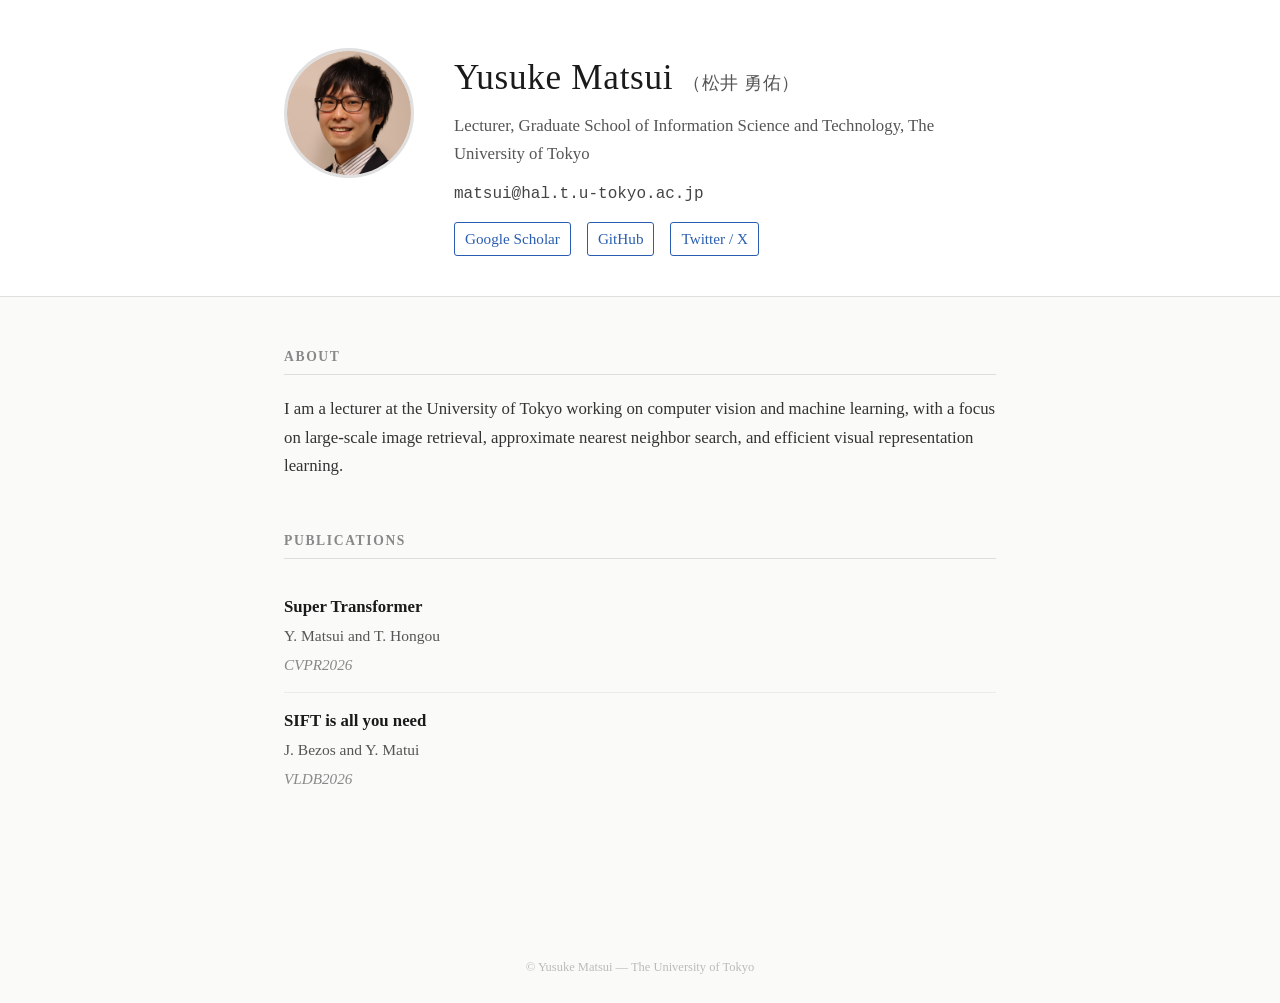
<file: index.html>
<!DOCTYPE html>
<html lang="ja">
<head>
  <meta charset="UTF-8">
  <meta name="viewport" content="width=device-width, initial-scale=1.0">
  <title>Yusuke Matsui</title>
  <link rel="stylesheet" href="style.css">
</head>
<body>

<header>
  <div class="profile">
    <img src="face_square.png" alt="Yusuke Matsui">
    <div class="profile-text">
      <h1>Yusuke Matsui <span style="font-size:1.1rem; color:#555;">（松井 勇佑）</span></h1>
      <p class="subtitle">Lecturer, Graduate School of Information Science and Technology, The University of Tokyo</p>
      <p class="email">matsui@hal.t.u-tokyo.ac.jp</p>
      <div class="links">
        <a href="https://scholar.google.com/citations?user=YOUR_ID">Google Scholar</a>
        <a href="https://github.com/matsui528">GitHub</a>
        <a href="https://twitter.com/matsui_528">Twitter / X</a>
      </div>
    </div>
  </div>
</header>

<main>

  <section class="about">
    <h2>About</h2>
    <p>
      I am a lecturer at the University of Tokyo working on computer vision and machine learning,
      with a focus on large-scale image retrieval, approximate nearest neighbor search,
      and efficient visual representation learning.
    </p>
  </section>

  <section>
    <h2>Publications</h2>
    <ul class="pub-list">
      <li>
        <div class="pub-title">Super Transformer</div>
        <div class="pub-authors">Y. Matsui and T. Hongou</div>
        <div class="pub-venue">CVPR2026</div>
      </li>
      <li>
        <div class="pub-title">SIFT is all you need</div>
        <div class="pub-authors">J. Bezos and Y. Matui</div>
        <div class="pub-venue">VLDB2026</div>
      </li>
    </ul>
  </section>

</main>

<footer>
  &copy; Yusuke Matsui &mdash; The University of Tokyo
</footer>

</body>
</html>
</file>
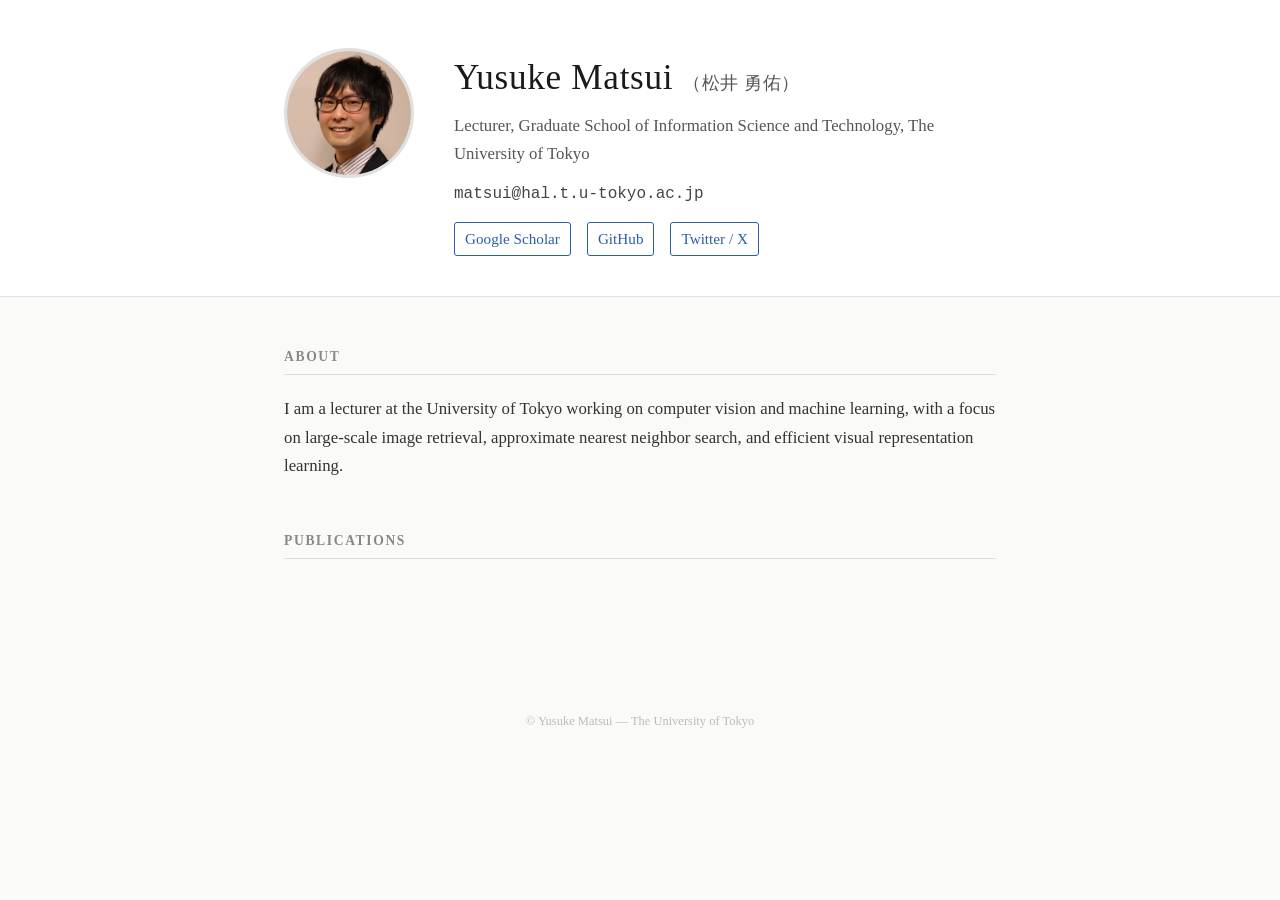
<file: template.html>
<!DOCTYPE html>
<html lang="ja">
<head>
  <meta charset="UTF-8">
  <meta name="viewport" content="width=device-width, initial-scale=1.0">
  <title>Yusuke Matsui</title>
  <link rel="stylesheet" href="style.css">
</head>
<body>

<header>
  <div class="profile">
    <img src="face_square.png" alt="Yusuke Matsui">
    <div class="profile-text">
      <h1>Yusuke Matsui <span style="font-size:1.1rem; color:#555;">（松井 勇佑）</span></h1>
      <p class="subtitle">Lecturer, Graduate School of Information Science and Technology, The University of Tokyo</p>
      <p class="email">matsui@hal.t.u-tokyo.ac.jp</p>
      <div class="links">
        <a href="https://scholar.google.com/citations?user=YOUR_ID">Google Scholar</a>
        <a href="https://github.com/matsui528">GitHub</a>
        <a href="https://twitter.com/matsui_528">Twitter / X</a>
      </div>
    </div>
  </div>
</header>

<main>

  <section class="about">
    <h2>About</h2>
    <p>
      I am a lecturer at the University of Tokyo working on computer vision and machine learning,
      with a focus on large-scale image retrieval, approximate nearest neighbor search,
      and efficient visual representation learning.
    </p>
  </section>

  <section>
    <h2>Publications</h2>
    <ul class="pub-list">
<!-- PUBLICATIONS -->
    </ul>
  </section>

</main>

<footer>
  &copy; Yusuke Matsui &mdash; The University of Tokyo
</footer>

</body>
</html>
</file>
<file: style.css>
* {
  margin: 0;
  padding: 0;
  box-sizing: border-box;
}

body {
  font-family: 'Georgia', serif;
  font-size: 18px;
  background: #fafaf8;
  color: #1a1a1a;
  line-height: 1.7;
}

a {
  color: #2a5db0;
  text-decoration: none;
}

a:hover {
  text-decoration: underline;
}

/* ---- Header ---- */
header {
  background: #fff;
  border-bottom: 1px solid #e0e0e0;
  padding: 48px 0 40px;
}

.profile {
  max-width: 760px;
  margin: 0 auto;
  padding: 0 24px;
  display: flex;
  gap: 40px;
  align-items: flex-start;
}

.profile img {
  width: 130px;
  height: 130px;
  border-radius: 50%;
  object-fit: cover;
  border: 3px solid #e0e0e0;
  flex-shrink: 0;
}

.profile-text h1 {
  font-size: 2.2rem;
  font-weight: normal;
  letter-spacing: 0.02em;
  margin-bottom: 4px;
}

.profile-text .subtitle {
  font-size: 1.05rem;
  color: #555;
  margin-bottom: 12px;
}

.profile-text .email {
  font-family: 'Courier New', monospace;
  font-size: 1rem;
  color: #444;
}

.profile-text .links {
  margin-top: 14px;
  display: flex;
  gap: 16px;
  flex-wrap: wrap;
}

.links a {
  font-size: 0.95rem;
  color: #2a5db0;
  border: 1px solid #2a5db0;
  padding: 3px 10px;
  border-radius: 3px;
}

.links a:hover {
  background: #2a5db0;
  color: #fff;
  text-decoration: none;
}

/* ---- Main content ---- */
main {
  max-width: 760px;
  margin: 0 auto;
  padding: 48px 24px 80px;
}

section {
  margin-bottom: 48px;
}

section h2 {
  font-size: 0.85rem;
  font-weight: bold;
  letter-spacing: 0.12em;
  text-transform: uppercase;
  color: #888;
  border-bottom: 1px solid #ddd;
  padding-bottom: 6px;
  margin-bottom: 20px;
}

/* ---- About ---- */
.about p {
  font-size: 1.05rem;
  color: #333;
}

/* ---- Publications ---- */
.pub-list {
  list-style: none;
}

.pub-list li {
  padding: 14px 0;
  border-bottom: 1px solid #ebebeb;
}

.pub-list li:last-child {
  border-bottom: none;
}

.pub-title {
  font-size: 1.05rem;
  font-weight: bold;
  color: #1a1a1a;
}

.pub-authors {
  font-size: 0.97rem;
  color: #555;
  margin-top: 2px;
}

.pub-venue {
  font-size: 0.95rem;
  color: #888;
  font-style: italic;
  margin-top: 2px;
}

.pub-links {
  margin-top: 6px;
  display: flex;
  gap: 10px;
}

.pub-links a {
  font-size: 0.88rem;
  color: #2a5db0;
  border: 1px solid #c0d0e8;
  padding: 1px 8px;
  border-radius: 2px;
}

.pub-links a:hover {
  background: #2a5db0;
  color: #fff;
  text-decoration: none;
}

/* ---- Footer ---- */
footer {
  text-align: center;
  font-size: 0.78rem;
  color: #bbb;
  padding: 24px;
}
</file>
